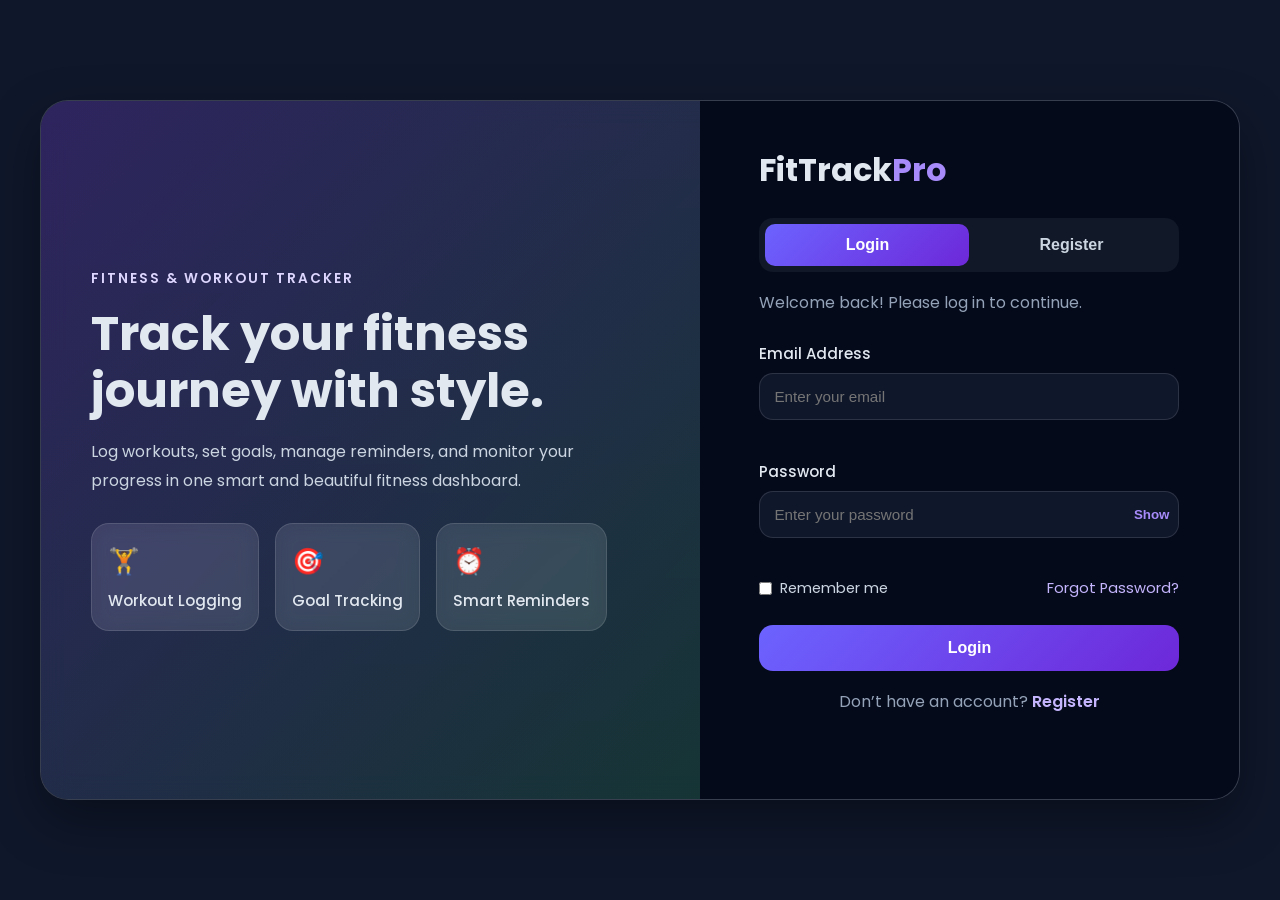
<file: index.html>
<!DOCTYPE html>
<html lang="en">
<head>
  <meta charset="UTF-8" />
  <meta name="viewport" content="width=device-width, initial-scale=1.0" />
  <title>FitTrack Pro | Login</title>
  <link rel="preconnect" href="https://fonts.googleapis.com" />
  <link rel="preconnect" href="https://fonts.gstatic.com" crossorigin />
  <link
    href="https://fonts.googleapis.com/css2?family=Poppins:wght@300;400;500;600;700&display=swap"
    rel="stylesheet"
  />
  <link rel="stylesheet" href="index.css" />
  <link rel="stylesheet" href="global.css">
</head>
<body>
  <div class="page-wrapper">
    <div class="auth-container">
      
      <section class="brand-panel">
        <div class="overlay"></div>
        <div class="brand-content">
          <p class="mini-title">FITNESS & WORKOUT TRACKER</p>
          <h1>Track your fitness journey with style.</h1>
          <p class="brand-text">
            Log workouts, set goals, manage reminders, and monitor your progress
            in one smart and beautiful fitness dashboard.
          </p>

          <div class="feature-list">
            <div class="feature-card">
              <span>🏋️</span>
              <p>Workout Logging</p>
            </div>
            <div class="feature-card">
              <span>🎯</span>
              <p>Goal Tracking</p>
            </div>
            <div class="feature-card">
              <span>⏰</span>
              <p>Smart Reminders</p>
            </div>
          </div>
        </div>
      </section>

      <section class="form-panel">
        <div class="form-box">
          <div class="logo">FitTrack<span>Pro</span></div>

          <div class="tab-buttons">
            <button class="tab-btn active" id="loginTab">Login</button>
            <button class="tab-btn" id="registerTab">Register</button>
          </div>

          <p class="form-intro" id="formIntro">
            Welcome back! Please log in to continue.
          </p>

          <form id="authForm" novalidate>
            <div class="input-group register-only hidden">
              <label for="fullName">Full Name</label>
              <input type="text" id="fullName" placeholder="Enter your full name" />
              <small class="error-text" id="nameError"></small>
            </div>

            <div class="input-group">
              <label for="email">Email Address</label>
              <input type="email" id="email" placeholder="Enter your email" />
              <small class="error-text" id="emailError"></small>
            </div>

            <div class="input-group">
              <label for="password">Password</label>
              <div class="password-box">
                <input type="password" id="password" placeholder="Enter your password" />
                <button type="button" class="toggle-password" id="togglePassword">Show</button>
              </div>
              <small class="error-text" id="passwordError"></small>
            </div>

            <div class="input-group register-only hidden">
              <label for="confirmPassword">Confirm Password</label>
              <div class="password-box">
                <input
                  type="password"
                  id="confirmPassword"
                  placeholder="Confirm your password"
                />
              </div>
              <small class="error-text" id="confirmPasswordError"></small>
            </div>

            <div class="options-row login-only">
              <label class="checkbox-row">
                <input type="checkbox" id="rememberMe" />
                <span>Remember me</span>
              </label>
              <a href="#" class="forgot-link">Forgot Password?</a>
            </div>

            <button type="submit" class="submit-btn" id="submitBtn">Login</button>
          </form>

          <p class="bottom-text" id="bottomText">
            Don’t have an account?
            <span id="switchModeText">Register</span>
          </p>

          <p class="success-message" id="successMessage"></p>
        </div>
      </section>
    </div>
  </div>

  <script src="index.js"></script>
</body>
</html>
</file>
<file: index.css>
* {
  margin: 0;
  padding: 0;
  box-sizing: border-box;
}

:root {
  --bg-main: #0f172a;
  --bg-card: rgba(15, 23, 42, 0.82);
  --bg-light: #1e293b;
  --primary: #7c3aed;
  --primary-dark: #6d28d9;
  --secondary: #22c55e;
  --text-main: #f8fafc;
  --text-soft: #cbd5e1;
  --text-muted: #94a3b8;
  --border: rgba(255, 255, 255, 0.12);
  --danger: #ef4444;
  --shadow: 0 21px 51px rgba(0, 0, 0, 0.35);
}

body {
  font-family: "Poppins", sans-serif;
  background: linear-gradient(135deg, #0f172a, #111827, #1e1b4b);
  color: var(--text-main);
  min-height: 100vh;
}

.page-wrapper {
  min-height: 100vh;
  display: flex;
  align-items: center;
  justify-content: center;
  padding: 25px;
}

.auth-container {
  width: 100%;
  max-width: 1200px;
  min-height: 700px;
  display: grid;
  grid-template-columns: 1.1fr 0.9fr;
  background: rgba(255, 255, 255, 0.06);
  border: 1px solid var(--border);
  border-radius: 28px;
  overflow: hidden;
  backdrop-filter: blur(14px);
  box-shadow: var(--shadow);
}

.brand-panel {
  position: relative;
  background:
    linear-gradient(rgba(15, 23, 42, 0.55), rgba(15, 23, 42, 0.65)),
    url("https://images.unsplash.com/photo-1517836357463-d25dfeac3438?auto=format&fit=crop&w=1200&q=80")
      center/cover no-repeat;
  display: flex;
  align-items: center;
  padding: 50px;
}

.overlay {
  position: absolute;
  inset: 0;
  background: linear-gradient(135deg, rgba(124, 58, 237, 0.25), rgba(34, 197, 94, 0.15));
}

.brand-content {
  position: relative;
  z-index: 2;
  max-width: 540px;
}

.mini-title {
  font-size: 0.85rem;
  letter-spacing: 2px;
  color: #ddd6fe;
  margin-bottom: 16px;
  font-weight: 600;
}

.brand-content h1 {
  font-size: 3rem;
  line-height: 1.2;
  margin-bottom: 18px;
}

.brand-text {
  font-size: 1rem;
  line-height: 1.8;
  color: var(--text-soft);
  margin-bottom: 28px;
}

.feature-list {
  display: flex;
  gap: 16px;
  flex-wrap: wrap;
}

.feature-card {
  min-width: 140px;
  background: rgba(255, 255, 255, 0.1);
  border: 1px solid var(--border);
  padding: 18px 16px;
  border-radius: 18px;
  backdrop-filter: blur(10px);
  transition: transform 0.3s ease, background 0.3s ease;
}

.feature-card:hover {
  transform: translateY(-5px);
  background: rgba(255, 255, 255, 0.16);
}

.feature-card span {
  font-size: 1.6rem;
  display: block;
  margin-bottom: 8px;
}

.feature-card p {
  font-size: 0.95rem;
  font-weight: 500;
}

.form-panel {
  background: rgba(2, 6, 23, 0.85);
  display: flex;
  align-items: center;
  justify-content: center;
  padding: 40px 28px;
}

.form-box {
  width: 100%;
  max-width: 420px;
}

.logo {
  font-size: 2rem;
  font-weight: 700;
  margin-bottom: 24px;
}

.logo span {
  color: #a78bfa;
}

.tab-buttons {
  display: grid;
  grid-template-columns: 1fr 1fr;
  background: #111827;
  border-radius: 14px;
  padding: 6px;
  margin-bottom: 18px;
}

.tab-btn {
  border: none;
  background: transparent;
  color: var(--text-soft);
  padding: 12px;
  font-size: 1rem;
  font-weight: 600;
  border-radius: 10px;
  cursor: pointer;
  transition: 0.3s ease;
}

.tab-btn.active {
  background: linear-gradient(135deg, var(--primary), var(--primary-dark));
  color: white;
}

.form-intro {
  color: var(--text-muted);
  margin-bottom: 26px;
  line-height: 1.6;
}

.input-group {
  margin-bottom: 18px;
}

.input-group label {
  display: block;
  font-size: 0.94rem;
  margin-bottom: 8px;
  font-weight: 500;
}

.input-group input {
  width: 100%;
  padding: 14px 14px;
  border: 1px solid var(--border);
  border-radius: 14px;
  outline: none;
  background: #0f172a;
  color: white;
  font-size: 0.95rem;
  transition: border-color 0.3s ease, box-shadow 0.3s ease;
}

.input-group input:focus {
  border-color: #8b5cf6;
  box-shadow: 0 0 0 4px rgba(124, 58, 237, 0.15);
}

.password-box {
  position: relative;
}

.password-box input {
  padding-right: 90px;
}

.toggle-password {
  position: absolute;
  right: 10px;
  top: 50%;
  transform: translateY(-50%);
  border: none;
  background: transparent;
  color: #a78bfa;
  font-weight: 600;
  cursor: pointer;
}

.options-row {
  display: flex;
  justify-content: space-between;
  align-items: center;
  margin: 6px 0 18px;
  gap: 12px;
  flex-wrap: wrap;
}

.checkbox-row {
  display: flex;
  align-items: center;
  gap: 8px;
  color: var(--text-soft);
  font-size: 0.92rem;
}

.forgot-link {
  color: #c4b5fd;
  text-decoration: none;
  font-size: 0.92rem;
}

.submit-btn {
  width: 100%;
  border: none;
  background: linear-gradient(135deg, var(--primary), var(--primary-dark));
  color: white;
  padding: 14px;
  border-radius: 14px;
  font-size: 1rem;
  font-weight: 600;
  cursor: pointer;
  margin-top: 8px;
  transition: transform 0.25s ease, box-shadow 0.25s ease;
}

.submit-btn:hover {
  transform: translateY(-2px);
  box-shadow: 0 12px 24px rgba(124, 58, 237, 0.3);
}

.bottom-text {
  margin-top: 18px;
  text-align: center;
  color: var(--text-muted);
}

.bottom-text span {
  color: #c4b5fd;
  font-weight: 600;
  cursor: pointer;
}

.error-text {
  display: block;
  color: var(--danger);
  font-size: 0.82rem;
  margin-top: 6px;
  min-height: 16px;
}

.success-message {
  margin-top: 16px;
  text-align: center;
  color: #4ade80;
  font-weight: 500;
  min-height: 24px;
}

.hidden {
  display: none;
}

@media (max-width: 992px) {
  .auth-container {
    grid-template-columns: 1fr;
  }

  .brand-panel {
    min-height: 300px;
  }

  .brand-content h1 {
    font-size: 2.2rem;
  }
}

@media (max-width: 576px) {
  .page-wrapper {
    padding: 14px;
  }

  .brand-panel,
  .form-panel {
    padding: 26px 20px;
  }

  .brand-content h1 {
    font-size: 1.8rem;
  }

  .logo {
    font-size: 1.7rem;
  }
}
</file>
<file: global.css>
/* RESET */
* {
  margin: 0;
  padding: 0;
  box-sizing: border-box;
}

/* VARIABLES */
:root {
  --bg-main: #0f172a;
  --bg-card: #1e293b;
  --primary: #6c63ff;
  --primary-light: #8b5cf6;
  --text-main: #e2e8f0;
  --text-muted: #94a3b8;
  --danger: #ef4444;
}

/* BODY */
body {
  background: var(--bg-main);
  color: var(--text-main);
  font-family: "Poppins", sans-serif;
  min-height: 100vh;
}

/* BUTTON */
.btn {
  background: linear-gradient(135deg, var(--primary), var(--primary-light));
  border: none;
  padding: 10px 15px;
  color: white;
  border-radius: 8px;
  cursor: pointer;
  transition: 0.3s;
  box-shadow: 0 6px 15px rgba(108, 99, 255, 0.3);
}

.btn:hover {
  transform: translateY(-2px);
}

/* CARD */
.card {
  background: var(--bg-card);
  padding: 20px;
  border-radius: 12px;
  transition: 0.3s;
}

.card:hover {
  transform: translateY(-4px);
}

/* INPUT */
.input {
  width: 100%;
  padding: 12px;
  background: #0f172a;
  border: none;
  border-radius: 8px;
  color: white;
}

.input:focus {
  outline: none;
  box-shadow: 0 0 0 2px var(--primary);
}

/* TOAST */
#toast {
  position: fixed;
  bottom: 20px;
  right: 20px;
  background: #1e293b;
  color: #e2e8f0;
  padding: 12px 20px;
  border-radius: 8px;
  box-shadow: 0 10px 20px rgba(0,0,0,0.3);
  font-size: 14px;
  z-index: 1000;

  opacity: 0;
  transform: translateY(20px);
  transition: 0.3s;
}

#toast.show {
  opacity: 1;
  transform: translateY(0);
}

/* SIDEBAR */
.sidebar {
  display: flex;
  flex-direction: column;
}

/* 🔥 FIXED SIDEBAR LINKS */
.sidebar a {
  display: block;              /* ✅ THIS FIXES YOUR ISSUE */
  padding: 10px;
  margin: 8px 0;
  color: #cbd5f5;
  text-decoration: none;
  transition: 0.3s;
}

.sidebar a:hover {
  color: white;
}

.sidebar a.active {
  color: white;
  font-weight: 600;
  border-left: 4px solid var(--primary);
  padding-left: 10px;
}

/* ANIMATIONS */
@keyframes fadeInUp {
  from { opacity: 0; transform: translateY(20px); }
  to { opacity: 1; transform: translateY(0); }
}

.fade-in {
  opacity: 0;
  animation: fadeInUp 0.6s ease-out forwards;
}

/* GLOWING ORBS (Glassmorphism aesthetics) */
.bg-orb {
  position: absolute;
  border-radius: 50%;
  filter: blur(80px);
  z-index: -1;
  animation: floatOrb 6s ease-in-out infinite alternate;
  pointer-events: none;
}

.bg-orb-1 {
  width: 300px;
  height: 300px;
  background: rgba(108, 99, 255, 0.25);
  top: 50px;
  right: -50px;
}

.bg-orb-2 {
  width: 250px;
  height: 250px;
  background: rgba(139, 92, 246, 0.15);
  bottom: 100px;
  left: 200px;
  animation-delay: -3s;
}

@keyframes floatOrb {
  from { transform: translateY(0px) scale(1); }
  to { transform: translateY(30px) scale(1.1); }
}
</file>
<file: about.css>
* {
  margin: 0;
  padding: 0;
  box-sizing: border-box;
}

body {
  font-family: "Poppins", sans-serif;
  background: #0f172a;
  color: #e2e8f0;
}

/* NAVBAR */
.navbar {
  display: flex;
  justify-content: space-between;
  align-items: center;
  padding: 15px 20px;
  background: #6c63ff;
  position: relative;
}

.navbar h1 span {
  color: #c4b5fd;
}

.navbar ul {
  list-style: none;
  display: flex;
  gap: 20px;
}

.navbar a {
  color: white;
  text-decoration: none;
}

.menu-toggle {
  display: none;
  font-size: 24px;
  cursor: pointer;
}

/* HERO */
.hero {
  text-align: center;
  padding: 40px 20px;
}

.hero h2 {
  font-size: 2rem;
}

/* ABOUT */
.about {
  padding: 30px 20px;
  text-align: center;
}

.features {
  margin-top: 20px;
  display: grid;
  gap: 15px;
  grid-template-columns: repeat(auto-fit, minmax(200px, 1fr));
}

.feature {
  background: #1e293b;
  padding: 15px;
  border-radius: 10px;
}

/* TEAM */
.team {
  padding: 40px 20px;
  text-align: center;
}

.team-container {
  margin-top: 20px;
  display: grid;
  gap: 20px;
  grid-template-columns: repeat(auto-fit, minmax(220px, 1fr));
}

.team-card {
  background: #1e293b;
  padding: 20px;
  border-radius: 15px;
  transition: 0.3s;
  cursor: pointer; /* Suggest interaction */
  position: relative;
}

.team-card::after {
  content: 'Click for Resume';
  position: absolute;
  bottom: 0;
  left: 0;
  width: 100%;
  background: rgba(108, 99, 255, 0.9);
  color: white;
  font-size: 11px;
  padding: 5px 0;
  border-bottom-left-radius: 15px;
  border-bottom-right-radius: 15px;
  opacity: 0;
  transition: 0.3s;
}

.team-card:hover::after {
  opacity: 1;
}

.team-card:hover {
  transform: translateY(-5px);
  box-shadow: 0 5px 20px rgba(108, 99, 255, 0.2);
}

/* RESUME BOX */
.resume-box {
  display: none; /* Auto-toggle via JS */
  margin-top: 30px;
  text-align: left;
  background: rgba(30, 41, 59, 0.7);
  backdrop-filter: blur(15px);
  border: 1px solid rgba(108, 99, 255, 0.3);
  padding: 30px;
  border-radius: 20px;
  box-shadow: 0 15px 35px rgba(0, 0, 0, 0.3);
  animation: slideDown 0.5s ease forwards;
}

.resume-box.active {
  display: block;
}

@keyframes slideDown {
  from { opacity: 0; transform: translateY(-20px); }
  to { opacity: 1; transform: translateY(0); }
}

.resume-header {
  display: flex;
  justify-content: space-between;
  flex-wrap: wrap;
  border-bottom: 2px solid rgba(255, 255, 255, 0.1);
  padding-bottom: 20px;
  margin-bottom: 20px;
}

.header-main h2 {
  font-size: 28px;
  color: #6c63ff;
  margin-bottom: 5px;
}

.header-contact p {
  font-size: 13px;
  color: #cbd5f5;
  margin: 2px 0;
}

.resume-grid {
  display: grid;
  grid-template-columns: repeat(auto-fit, minmax(280px, 1fr));
  gap: 30px;
}

.resume-section h3 {
  color: #6c63ff;
  border-bottom: 1px solid rgba(108, 99, 255, 0.3);
  padding-bottom: 8px;
  margin-bottom: 15px;
}

.edu-item {
  margin-bottom: 15px;
}

.edu-item p {
  font-size: 14px;
  color: #94a3b8;
}

.cgpa {
  display: inline-block;
  margin-top: 5px;
  background: rgba(22, 163, 74, 0.2);
  color: #4ade80;
  padding: 3px 10px;
  border-radius: 20px;
  font-size: 13px;
  font-weight: 600;
}

.skills-group p {
  margin: 8px 0;
  font-size: 15px;
}

.links-group {
  display: flex;
  flex-direction: column;
  gap: 10px;
}

.resume-link {
  color: white;
  background: rgba(108, 99, 255, 0.1);
  padding: 10px 15px;
  border-radius: 8px;
  text-decoration: none;
  border: 1px solid rgba(108, 99, 255, 0.3);
  transition: 0.3s;
  text-align: center;
}

.resume-link:hover {
  background: #6c63ff;
  box-shadow: 0 0 15px rgba(108, 99, 255, 0.4);
}

.close-resume {
  width: 100%;
  margin-top: 30px;
  padding: 12px;
  background: transparent;
  border: 1px dashed #ef4444;
  color: #ef4444;
  cursor: pointer;
  border-radius: 10px;
  transition: 0.3s;
  font-weight: 600;
}

.close-resume:hover {
  background: rgba(239, 68, 68, 0.1);
  box-shadow: 0 0 10px rgba(239, 68, 68, 0.2);
}

.team-img-wrapper {
  width: 150px;
  height: 150px;
  border-radius: 50%;
  margin: 0 auto 15px auto;
  overflow: hidden;
  border: 3px solid rgba(108, 99, 255, 0.5);
  box-shadow: 0 0 15px rgba(108, 99, 255, 0.3);
  transition: 0.3s;
}

.team-card img {
  width: 100%;
  height: 100%;
  object-fit: cover;
  transition: 0.3s;
}

/* SPECIFIC ZOOM FOR PRINCE RAJ */
#prince-card img {
  object-position: 37% 40%;      /* Increased percentage to shift the subject leftward */
  transform: scale(3.5);        /* High-quality headshot zoom */
  transform-origin: 37% 40%;    
}

/* STANDARD LOOK FOR OTHER CARDS (Priyanka etc.) */
#priyanka-card img {
  object-position: center center;
  transform: scale(1.1);
  transform-origin: center;
}

.team-card:hover .team-img-wrapper {
  border-color: #6c63ff;
  box-shadow: 0 0 25px rgba(108, 99, 255, 0.7);
  transform: scale(1.05);
}

.team-card:hover img {
  transform: scale(3.0); /* Even more zoom on hover for Prince */
}

#priyanka-card:hover img {
  transform: scale(1.2); /* Standard hover for Priyanka */
}

/* TECH */
.tech {
  padding: 30px 20px;
  text-align: center;
}

.tech-container {
  display: flex;
  flex-wrap: wrap;
  justify-content: center;
  gap: 10px;
}

.tech-container div {
  background: #6c63ff;
  padding: 10px 15px;
  border-radius: 8px;
}

/* FOOTER */
footer {
  text-align: center;
  padding: 15px;
  background: #020617;
}

/* MOBILE NAV */
@media (max-width: 768px) {

  .menu-toggle {
    display: block;
  }

  .navbar ul {
    position: absolute;
    top: 60px;
    right: 0;
    background: #6c63ff;
    flex-direction: column;
    width: 200px;
    display: none;
    padding: 10px;
  }

  .navbar ul.active {
    display: flex;
  }
}
</file>
<file: dashboard.css>
/* DASHBOARD PREMIUM REDESIGN */

/* BASE LAYOUT */
body {
  display: flex;
  margin: 0;
  background: #090e1a;
  color: #e2e8f0;
}

.sidebar {
  width: 260px;
  height: 100vh;
  position: fixed;
  background: #111827;
  border-right: 1px solid rgba(255, 255, 255, 0.05);
  padding: 30px 20px;
  z-index: 1001;
}

.sidebar-brand h2 {
  font-size: 24px;
  color: white;
  margin-bottom: 40px;
  letter-spacing: 1px;
}

.sidebar-links a {
  display: block;
  padding: 12px 16px;
  margin-bottom: 8px;
  color: #94a3b8;
  text-decoration: none;
  font-size: 15px;
  border-radius: 8px;
  transition: 0.3s;
}

.sidebar-links a:hover {
  background: rgba(255, 255, 255, 0.05);
  color: white;
}

.sidebar-links a.active {
  background: rgba(108, 99, 255, 0.1);
  color: #6c63ff;
  font-weight: 500;
}

.main {
  margin-left: 260px;
  width: calc(100% - 260px);
  padding: 30px 50px;
  position: relative;
  min-height: 100vh;
}

/* TOPBAR */
.topbar {
  display: flex;
  justify-content: space-between;
  align-items: center;
  margin-bottom: 40px;
}

.header-left {
  display:flex;
  align-items: center;
  gap: 15px;
}

.gradient-text {
  background: linear-gradient(90deg, #fff, #94a3b8);
  -webkit-background-clip: text;
  -webkit-text-fill-color: transparent;
  font-weight: 600;
}

.profile-circle {
  width: 45px;
  height: 45px;
  background: linear-gradient(135deg, #6c63ff, #ec4899);
  border-radius: 50%;
  display: flex;
  align-items: center;
  justify-content: center;
  color: white;
  font-weight: 600;
  font-size: 14px;
  box-shadow: 0 4px 15px rgba(108, 99, 255, 0.3);
}

#menuBtn {
  display: none;
  font-size: 24px;
  cursor: pointer;
}

/* STATS GRID */
.stats-grid {
  display: grid;
  grid-template-columns: repeat(3, 1fr);
  gap: 25px;
  margin-bottom: 40px;
}

.stat-card {
  background: rgba(30, 41, 59, 0.4);
  backdrop-filter: blur(10px);
  border: 1px solid rgba(255, 255, 255, 0.05);
  padding: 24px;
  border-radius: 16px;
  display: flex;
  align-items: center;
  gap: 20px;
  transition: 0.3s;
}

.stat-card:hover {
  transform: translateY(-5px);
  border-color: rgba(108, 99, 255, 0.3);
  box-shadow: 0 10px 30px rgba(0, 0, 0, 0.2);
}

.stat-icon {
  width: 60px;
  height: 60px;
  border-radius: 14px;
  display: flex;
  align-items: center;
  justify-content: center;
  font-size: 24px;
}

.ico-workouts { background: rgba(34, 197, 94, 0.1); color: #4ade80; }
.ico-goals { background: rgba(236, 72, 153, 0.1); color: #f472b6; }
.ico-reminders { background: rgba(108, 99, 255, 0.1); color: #a78bfa; }

.stat-info p {
  font-size: 14px;
  color: #94a3b8;
  margin-bottom: 4px;
}

.stat-info h3 {
  font-size: 24px;
  color: white;
  font-weight: 600;
}

/* INFO GRID */
.info-grid {
  display: grid;
  grid-template-columns: 2fr 1fr;
  gap: 25px;
}

.card {
  background: rgba(30, 41, 59, 0.4);
  backdrop-filter: blur(10px);
  border: 1px solid rgba(255, 255, 255, 0.05);
  border-radius: 16px;
  padding: 24px;
}

.card-header {
  display: flex;
  justify-content: space-between;
  align-items: center;
  margin-bottom: 20px;
}

.text-btn {
  background: none;
  border: none;
  color: #6c63ff;
  cursor: pointer;
  font-size: 14px;
  font-weight: 500;
}

/* ACTIVITY LIST */
.premium-activity-list {
  list-style: none;
  padding: 0;
}

.activity-item {
  display: flex;
  align-items: center;
  gap: 15px;
  padding: 15px 0;
  border-bottom: 1px solid rgba(255, 255, 255, 0.03);
}

.activity-item:last-child { border-bottom: none; }

.activity-icon {
  width: 40px;
  height: 40px;
  background: rgba(255, 255, 255, 0.03);
  border-radius: 10px;
  display: flex;
  align-items: center;
  justify-content: center;
  font-size: 16px;
}

.activity-content h5 {
  font-size: 15px;
  color: #f1f5f9;
  margin-bottom: 2px;
}

.activity-content p {
  font-size: 12px;
  color: #64748b;
}

/* QUICK ACTIONS */
.action-buttons {
  display: flex;
  flex-direction: column;
  gap: 12px;
  margin-top: 15px;
}

.action-btn-main {
  display: flex;
  align-items: center;
  gap: 12px;
  padding: 14px;
  background: rgba(255, 255, 255, 0.03);
  border: 1px solid rgba(255, 255, 255, 0.05);
  border-radius: 12px;
  color: white;
  font-size: 14px;
  cursor: pointer;
  transition: 0.2s;
  text-align: left;
}

.action-btn-main:hover {
  background: rgba(108, 99, 255, 0.1);
  border-color: rgba(108, 99, 255, 0.3);
  transform: translateX(5px);
}

/* TIP CARD */
.tip-card {
  margin-top: 25px;
  background: linear-gradient(135deg, rgba(108, 99, 255, 0.2), rgba(236, 72, 153, 0.1));
  display: flex;
  gap: 15px;
}

.tip-icon { font-size: 24px; }
.tip-content h4 { margin-bottom: 5px; font-size: 15px; color: #cbd5f5; }
.tip-content p { font-size: 13px; color: #94a3b8; line-height: 1.5; }

/* MOBILE */
@media (max-width: 1024px) {
  .info-grid { grid-template-columns: 1fr; }
}

@media (max-width: 768px) {
  .sidebar { left: -260px; transition: 0.3s; }
  .sidebar.active { left: 0; }
  .main { margin-left: 0; width: 100%; padding: 20px; }
  #menuBtn { display: block; }
  .stats-grid { grid-template-columns: 1fr; }
}

.fade-in {
  opacity: 0;
  animation: fadeInUp 0.6s ease-out forwards;
}

@keyframes fadeInUp {
  from { opacity: 0; transform: translateY(20px); }
  to { opacity: 1; transform: translateY(0); }
}
</file>
<file: goals.css>
/* BASE LAYOUT */
body {
  display: flex;
  margin: 0;
}

.sidebar {
  width: 240px;
  height: 100vh;
  position: fixed;
  background: var(--bg-card, #1e293b);
  padding: 20px;
}

.main {
  margin-left: 240px;
  padding: 30px;
  width: calc(100% - 240px);
}

/* TOPBAR */
.topbar {
  display: flex;
  align-items: center;
  gap: 15px;
  margin-bottom: 25px;
}

#menuBtn {
  display: none;
  cursor: pointer;
  font-size: 20px;
}

/* MOBILE RESPONSIVENESS */
@media (max-width: 900px) {
  .goals-grid {
    grid-template-columns: 1fr !important;
  }
}

@media (max-width: 768px) {
  .sidebar {
    left: -240px;
    transition: left 0.3s;
  }
  .sidebar.active {
    left: 0;
    z-index: 1000;
  }
  .main {
    margin-left: 0;
    width: 100%;
    padding: 20px;
  }
  #menuBtn {
    display: block;
  }
}

/* GOALS DASHBOARD REDESIGN */

/* GRID LAYOUT */
.goals-grid {
  display: grid;
  grid-template-columns: 1fr 2fr;
  gap: 25px;
  margin-top: 10px;
}

/* FULL-WIDTH MOBILE OVERRIDES */
@media (max-width: 900px) {
  .goals-grid {
    grid-template-columns: 1fr;
  }
}

/* CARDS */
.card {
  background: var(--bg-card, #1e293b);
  border-radius: 14px;
  padding: 24px;
  box-shadow: 0 10px 30px rgba(0,0,0,0.15);
  margin-bottom: 25px;
  border: 1px solid rgba(255, 255, 255, 0.05);
}

/* HERO CARD */
.hero-card {
  padding: 0;
  overflow: hidden;
}

.hero-img {
  width: 100%;
  height: 180px;
  object-fit: cover;
  display: block;
}

.progress-section {
  padding: 20px 24px;
}

.progress-section h3 {
  font-size: 16px;
  margin-bottom: 12px;
  color: #cbd5f5;
  font-weight: 500;
}

/* PROGRESS BAR */
.progress-bar-container {
  width: 100%;
  height: 8px;
  background: #334155;
  border-radius: 4px;
  overflow: hidden;
  margin-bottom: 10px;
}

.progress-bar {
  height: 100%;
  background: linear-gradient(90deg, #6c63ff, #ec4899);
  width: 0%;
  transition: width 0.6s cubic-bezier(0.4, 0, 0.2, 1);
}

.progress-text {
  font-size: 13px;
  color: #94a3b8;
  text-align: right;
  font-weight: 500;
}

/* LIST HEADER */
.list-card {
  min-height: 575px;
}

.list-header {
  display: flex;
  justify-content: space-between;
  align-items: center;
  margin-bottom: 25px;
  padding-bottom: 15px;
  border-bottom: 1px solid rgba(255,255,255,0.05);
}

.badge {
  background: rgba(108, 99, 255, 0.15);
  color: #a78bfa;
  padding: 6px 14px;
  border-radius: 20px;
  font-size: 13px;
  font-weight: 600;
  border: 1px solid rgba(139, 92, 246, 0.3);
}

/* PREMIUM LIST */
.premium-list {
  list-style: none;
  padding: 0;
}

.premium-list li {
  background: rgba(15, 23, 42, 0.4);
  backdrop-filter: blur(10px);
  padding: 16px 20px;
  margin-bottom: 16px;
  border-radius: 12px;
  display: flex;
  justify-content: space-between;
  align-items: center;
  border: 1px solid rgba(255,255,255,0.03);
  transition: all 0.3s ease;
}

.premium-list li:hover {
  transform: translateY(-4px) scale(1.01);
  box-shadow: 0 12px 24px rgba(0, 0, 0, 0.25);
  border-color: rgba(108, 99, 255, 0.4);
  background: rgba(30, 41, 59, 0.8);
}

.premium-list li.completed {
  opacity: 0.55;
  background: rgba(15, 23, 42, 0.2);
  border-color: transparent;
}

.premium-list li.completed:hover {
  transform: none;
  box-shadow: none;
}

.premium-list li.completed .goal-text {
  text-decoration: line-through;
  color: #64748b;
}

/* GOAL TEXT */
.goal-text {
  font-size: 15px;
  font-weight: 400;
  display: flex;
  align-items: center;
  gap: 12px;
  color: #f1f5f9;
}

.goal-text::before {
  content: "🎯";
  font-size: 18px;
}

.completed .goal-text::before {
  content: "✅";
}

/* BUTTONS */
.btns {
  display: flex;
  gap: 10px;
}

.action-btn {
  width: 36px;
  height: 36px;
  border-radius: 8px;
  border: none;
  display: flex;
  align-items: center;
  justify-content: center;
  cursor: pointer;
  transition: 0.2s;
  color: white;
  font-size: 15px;
}

.complete-btn {
  background: rgba(34, 197, 94, 0.15);
  color: #4ade80;
}
.complete-btn:hover { background: #22c55e; color: white; transform: translateY(-2px); }

.completed .complete-btn {
  background: #22c55e;
  color: white;
}

.delete-btn {
  background: rgba(239, 68, 68, 0.15);
  color: #f87171;
}
.delete-btn:hover { background: #ef4444; color: white; transform: translateY(-2px); }
</file>
<file: reminders.css>
/* REMINDERS DASHBOARD REDESIGN */

/* BASE LAYOUT */
body {
  display: flex;
  margin: 0;
}

.sidebar {
  width: 240px;
  height: 100vh;
  position: fixed;
  background: var(--bg-card, #1e293b);
  padding: 20px;
  z-index: 1001;
}

.main {
  margin-left: 240px;
  padding: 30px;
  width: calc(100% - 240px);
  position: relative;
}

/* TOPBAR */
.topbar {
  display: flex;
  align-items: center;
  gap: 15px;
  margin-bottom: 25px;
}

#menuBtn {
  display: none;
  cursor: pointer;
  font-size: 20px;
}

/* GRID LAYOUT */
.reminders-grid {
  display: grid;
  grid-template-columns: 1fr 2fr;
  gap: 25px;
  margin-top: 10px;
}

/* FULL-WIDTH MOBILE OVERRIDES */
@media (max-width: 950px) {
  .reminders-grid {
    grid-template-columns: 1fr;
  }
}

@media (max-width: 768px) {
  .sidebar {
    left: -240px;
    transition: left 0.3s;
  }
  .sidebar.active {
    left: 0;
  }
  .main {
    margin-left: 0;
    width: 100%;
    padding: 20px;
  }
  #menuBtn {
    display: block;
  }
}

/* CARDS */
.card {
  background: var(--bg-card, #1e293b);
  border-radius: 14px;
  padding: 24px;
  box-shadow: 0 10px 30px rgba(0,0,0,0.15);
  margin-bottom: 25px;
  border: 1px solid rgba(255, 255, 255, 0.05);
}

/* HERO CARD */
.hero-card {
  padding: 0;
  overflow: hidden;
  position: relative;
  min-height: 200px;
}

.hero-img {
  width: 100%;
  height: 220px;
  object-fit: cover;
  display: block;
  filter: brightness(0.6);
}

.hero-text-overlay {
  position: absolute;
  top: 50%;
  left: 50%;
  transform: translate(-50%, -50%);
  text-align: center;
  width: 90%;
}

.hero-text-overlay h3 {
  font-size: 24px;
  color: white;
  margin-bottom: 5px;
  text-shadow: 2px 2px 10px rgba(0,0,0,0.5);
}

.hero-text-overlay p {
  font-size: 14px;
  color: #cbd5f5;
  text-shadow: 1px 1px 5px rgba(0,0,0,0.5);
}

/* TIME INPUTS */
.time-inputs-container {
  display: flex;
  gap: 12px;
}

.time-box {
  flex: 1;
}

.time-box label {
  display: block;
  font-size: 11px;
  color: #94a3b8;
  text-transform: uppercase;
  margin-bottom: 5px;
  letter-spacing: 0.5px;
}

.time-box input {
  text-align: center;
  font-size: 18px;
  font-weight: 600;
  padding: 10px 5px;
}

/* LIST HEADER */
.list-card {
  min-height: 575px;
  display: flex;
  flex-direction: column;
}

.list-header {
  display: flex;
  justify-content: space-between;
  align-items: center;
  margin-bottom: 25px;
  padding-bottom: 15px;
  border-bottom: 1px solid rgba(255,255,255,0.05);
}

.badge {
  background: rgba(108, 99, 255, 0.15);
  color: #a78bfa;
  padding: 6px 14px;
  border-radius: 20px;
  font-size: 13px;
  font-weight: 600;
  border: 1px solid rgba(139, 92, 246, 0.3);
}

/* PREMIUM LIST */
.premium-list {
  list-style: none;
  padding: 0;
  flex: 1;
}

.premium-list li {
  background: rgba(15, 23, 42, 0.4);
  backdrop-filter: blur(10px);
  padding: 16px 20px;
  margin-bottom: 16px;
  border-radius: 12px;
  display: flex;
  justify-content: space-between;
  align-items: center;
  border: 1px solid rgba(255,255,255,0.03);
  transition: all 0.3s ease;
}

.premium-list li:hover {
  transform: translateY(-4px) scale(1.01);
  box-shadow: 0 12px 24px rgba(0, 0, 0, 0.25);
  border-color: rgba(108, 99, 255, 0.4);
  background: rgba(30, 41, 59, 0.8);
}

.reminder-item-info {
  display: flex;
  flex-direction: column;
  gap: 4px;
}

.reminder-text {
  font-size: 15px;
  color: #f1f5f9;
  font-weight: 500;
}

.reminder-time {
  font-size: 13px;
  color: #6c63ff;
  font-family: monospace;
  font-weight: 600;
}

/* BUTTONS */
.btns {
  display: flex;
  gap: 10px;
}

.action-btn {
  width: 36px;
  height: 36px;
  border-radius: 8px;
  border: none;
  display: flex;
  align-items: center;
  justify-content: center;
  cursor: pointer;
  transition: 0.2s;
  color: white;
  font-size: 15px;
}

.delete-btn {
  background: rgba(239, 68, 68, 0.15);
  color: #f87171;
}
.delete-btn:hover { background: #ef4444; color: white; transform: translateY(-2px); }

/* EMPTY STATE */
.empty-state {
  text-align: center;
  padding: 40px 20px;
  color: #94a3b8;
  font-size: 15px;
}

.fade-in {
  opacity: 0;
  animation: fadeInUp 0.6s ease-out forwards;
}

@keyframes fadeInUp {
  from { opacity: 0; transform: translateY(20px); }
  to { opacity: 1; transform: translateY(0); }
}

/* RINGING ANIMATION */
@keyframes ringPulse {
  0% { box-shadow: 0 0 0 0 rgba(108, 99, 255, 0.7); background: rgba(108, 99, 255, 0.4); }
  70% { box-shadow: 0 0 0 20px rgba(108, 99, 255, 0); background: rgba(139, 92, 246, 0.6); }
  100% { box-shadow: 0 0 0 0 rgba(108, 99, 255, 0); background: rgba(15, 23, 42, 0.4); }
}

.ringing {
  animation: ringPulse 1s infinite !important;
  border-color: #6c63ff !important;
}
</file>
<file: workout.css>
/* WORKOUT DASHBOARD REDESIGN */

/* BASE LAYOUT */
body {
  display: flex;
  margin: 0;
}

.sidebar {
  width: 240px;
  height: 100vh;
  position: fixed;
  background: var(--bg-card, #1e293b);
  padding: 20px;
  z-index: 1001;
}

.main {
  margin-left: 240px;
  padding: 30px;
  width: calc(100% - 240px);
  position: relative;
}

/* TOPBAR */
.topbar {
  display: flex;
  align-items: center;
  gap: 15px;
  margin-bottom: 25px;
}

#menuBtn {
  display: none;
  cursor: pointer;
  font-size: 20px;
}

/* GRID LAYOUT */
.workout-grid {
  display: grid;
  grid-template-columns: 1fr 2fr;
  gap: 25px;
  margin-top: 10px;
}

/* FULL-WIDTH MOBILE OVERRIDES */
@media (max-width: 950px) {
  .workout-grid {
    grid-template-columns: 1fr;
  }
}

@media (max-width: 768px) {
  .sidebar {
    left: -240px;
    transition: left 0.3s;
  }
  .sidebar.active {
    left: 0;
  }
  .main {
    margin-left: 0;
    width: 100%;
    padding: 20px;
  }
  #menuBtn {
    display: block;
  }
}

/* CARDS */
.card {
  background: var(--bg-card, #1e293b);
  border-radius: 14px;
  padding: 24px;
  box-shadow: 0 10px 30px rgba(0,0,0,0.15);
  margin-bottom: 25px;
  border: 1px solid rgba(255, 255, 255, 0.05);
}

/* HERO CARD */
.hero-card {
  padding: 0;
  overflow: hidden;
  position: relative;
  min-height: 200px;
}

.hero-img {
  width: 100%;
  height: 220px;
  object-fit: cover;
  display: block;
  filter: brightness(0.6);
}

.hero-text-overlay {
  position: absolute;
  top: 50%;
  left: 50%;
  transform: translate(-50%, -50%);
  text-align: center;
  width: 90%;
}

.hero-text-overlay h3 {
  font-size: 24px;
  color: white;
  margin-bottom: 5px;
  text-shadow: 2px 2px 10px rgba(0,0,0,0.5);
}

.hero-text-overlay p {
  font-size: 14px;
  color: #cbd5f5;
  text-shadow: 1px 1px 5px rgba(0,0,0,0.5);
}

/* LIST HEADER */
.list-card {
  min-height: 575px;
  display: flex;
  flex-direction: column;
}

.list-header {
  display: flex;
  justify-content: space-between;
  align-items: center;
  margin-bottom: 25px;
  padding-bottom: 15px;
  border-bottom: 1px solid rgba(255,255,255,0.05);
}

.badge {
  background: rgba(108, 99, 255, 0.15);
  color: #a78bfa;
  padding: 6px 14px;
  border-radius: 20px;
  font-size: 13px;
  font-weight: 600;
  border: 1px solid rgba(139, 92, 246, 0.3);
}

/* PREMIUM LIST */
.premium-list {
  list-style: none;
  padding: 0;
  flex: 1;
}

.premium-list li {
  background: rgba(15, 23, 42, 0.4);
  backdrop-filter: blur(10px);
  padding: 16px 20px;
  margin-bottom: 16px;
  border-radius: 12px;
  display: flex;
  justify-content: space-between;
  align-items: center;
  border: 1px solid rgba(255,255,255,0.03);
  transition: all 0.3s ease;
}

.premium-list li:hover {
  transform: translateY(-4px) scale(1.01);
  box-shadow: 0 12px 24px rgba(0, 0, 0, 0.25);
  border-color: rgba(108, 99, 255, 0.4);
  background: rgba(30, 41, 59, 0.8);
}

.workout-item-text {
  font-size: 15px;
  color: #f1f5f9;
  display: flex;
  align-items: center;
  gap: 12px;
}

.workout-item-text::before {
  content: "⚡";
  font-size: 18px;
}

/* BUTTONS */
.btns {
  display: flex;
  gap: 10px;
}

.action-btn {
  width: 36px;
  height: 36px;
  border-radius: 8px;
  border: none;
  display: flex;
  align-items: center;
  justify-content: center;
  cursor: pointer;
  transition: 0.2s;
  color: white;
  font-size: 15px;
}

.delete-btn {
  background: rgba(239, 68, 68, 0.15);
  color: #f87171;
}
.delete-btn:hover { background: #ef4444; color: white; transform: translateY(-2px); }

/* EMPTY STATE */
.empty-state {
  text-align: center;
  padding: 40px 20px;
  color: #94a3b8;
  font-size: 15px;
}

.fade-in {
  opacity: 0;
  animation: fadeInUp 0.6s ease-out forwards;
}

@keyframes fadeInUp {
  from { opacity: 0; transform: translateY(20px); }
  to { opacity: 1; transform: translateY(0); }
}
</file>
